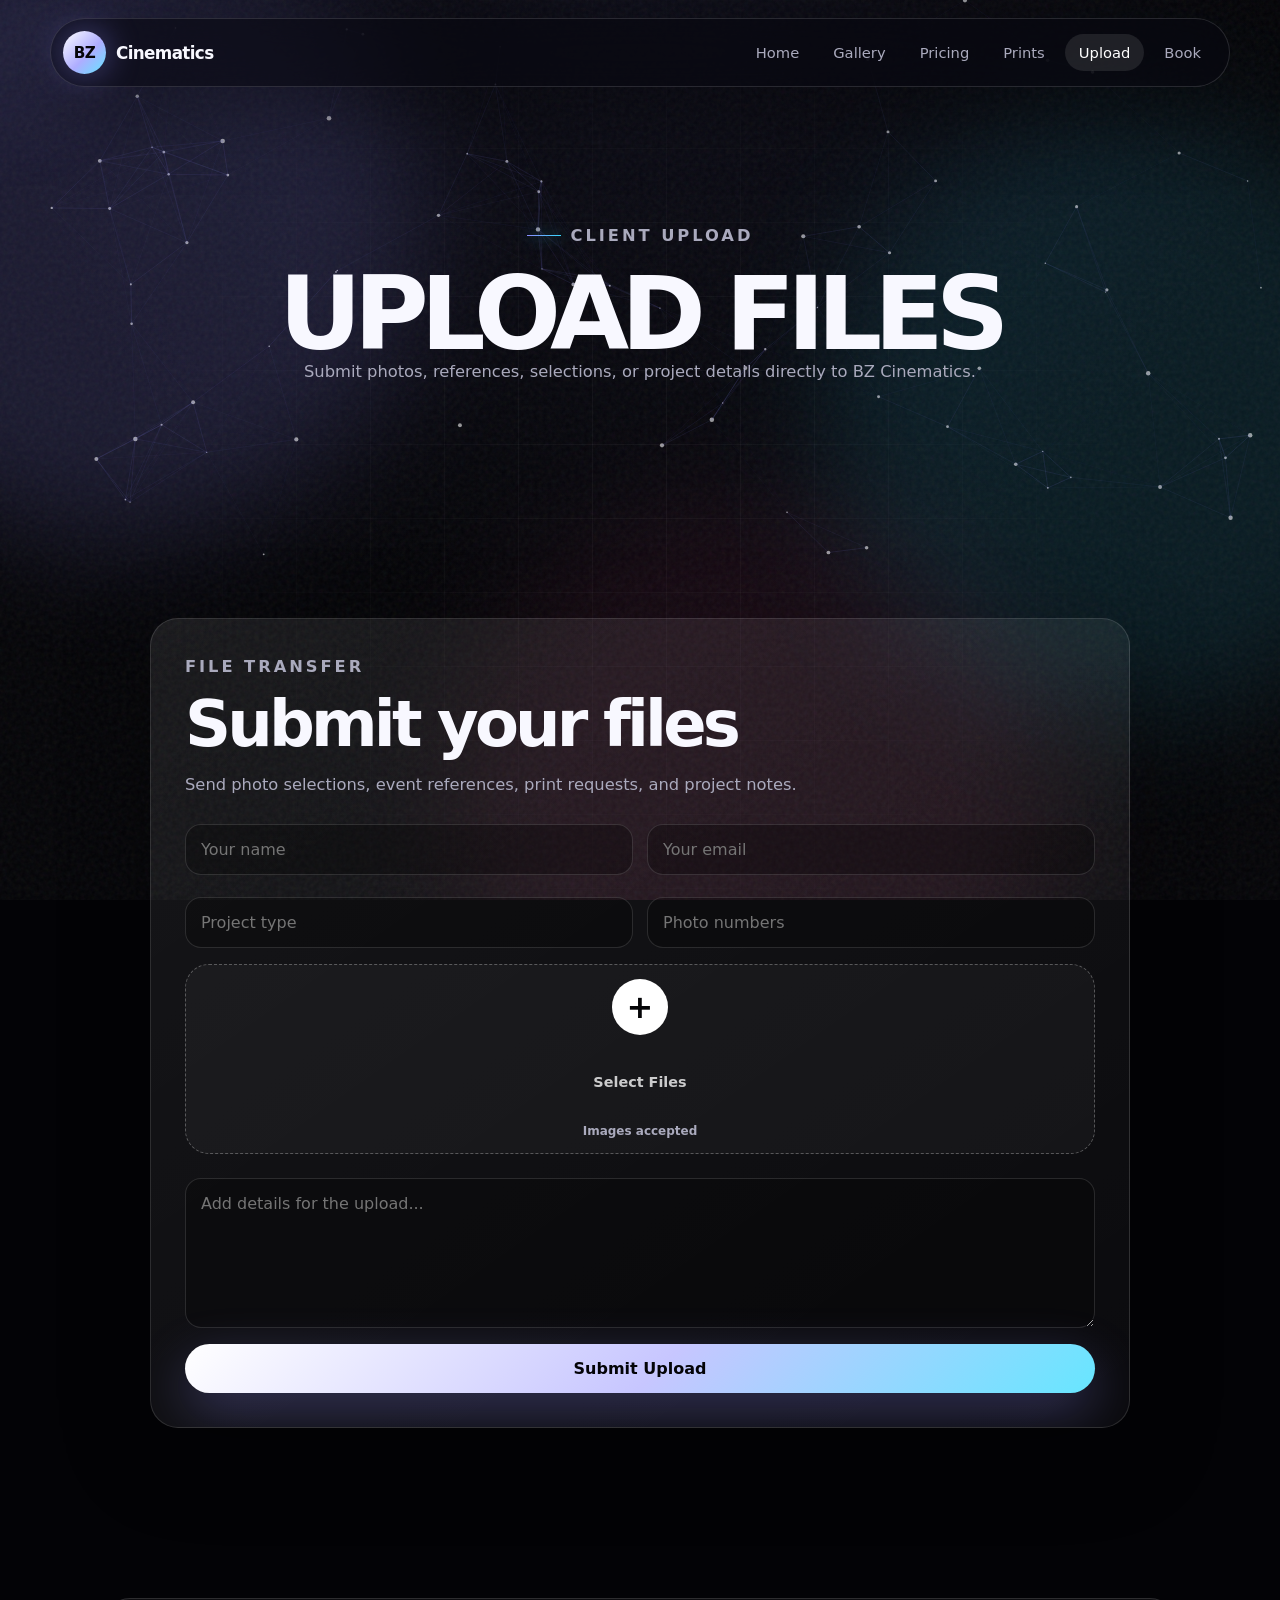
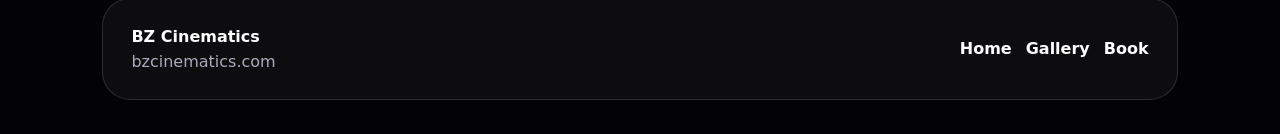
<file: upload.html>
<!DOCTYPE html>
<html lang="en">
<head>
  <meta charset="UTF-8" />
  <meta name="viewport" content="width=device-width, initial-scale=1.0" />
  <meta name="description" content="BZ Cinematics upload page for client files, references, and media." />
  <title>BZ Cinematics | Upload</title>
  <link rel="stylesheet" href="style.css" />
  <script defer src="script.js"></script>
</head>
<body>
  <div class="progress-bar" id="progressBar" aria-hidden="true"></div>
  <div class="cursor-glow" id="cursorGlow" aria-hidden="true"></div>
  <div class="site-bg" aria-hidden="true">
    <div class="mesh mesh-a"></div>
    <div class="mesh mesh-b"></div>
    <div class="mesh mesh-c"></div>
    <div class="grid-overlay"></div>
    <div class="noise-layer"></div>
  </div>

  <header class="header" id="header">
    <a class="brand" href="index.html" aria-label="BZ Cinematics Home">
      <span class="brand-mark">BZ</span>
      <span class="brand-name">Cinematics</span>
    </a>

    <button class="nav-toggle" id="navToggle" aria-label="Open navigation" aria-expanded="false">
      <span></span><span></span>
    </button>

    <nav class="nav" id="nav">
      <a href="index.html">Home</a>
      <a href="gallery.html">Gallery</a>
      <a href="index.html#pricing">Pricing</a>
      <a href="index.html#prints">Prints</a>
      <a href="upload.html" class="active">Upload</a>
      <a href="index.html#contact">Book</a>
    </nav>
  </header>

  <main>
    <section class="page-hero small-page">
      <canvas id="heroCanvas" aria-hidden="true"></canvas>
      <div class="page-hero-content reveal">
        <p class="kicker"><span></span> Client upload</p>
        <h1>Upload Files</h1>
        <p>Submit photos, references, selections, or project details directly to BZ Cinematics.</p>
      </div>
    </section>

    <section class="section upload-section">
      <form class="upload-panel reveal tilt" action="https://formspree.io/f/mdavzope" method="POST" enctype="multipart/form-data">
        <input type="hidden" name="_subject" value="New BZ Cinematics File Upload" />
        <input type="text" name="_gotcha" class="honeypot" tabindex="-1" autocomplete="off" />
        <div>
          <p class="eyebrow">File Transfer</p>
          <h2>Submit your files</h2>
          <p>Send photo selections, event references, print requests, and project notes.</p>
        </div>

        <div class="upload-form-grid">
          <input name="name" type="text" placeholder="Your name" required />
          <input name="email" type="email" placeholder="Your email" required />
          <input name="project_type" type="text" placeholder="Project type" />
          <input name="photo_numbers" type="text" placeholder="Photo numbers" />
        </div>

        <label class="file-drop" for="imageUploader">
          <input id="imageUploader" name="uploads" type="file" accept="image/*" multiple />
          <span>+</span>
          <strong>Select Files</strong>
          <small>Images accepted</small>
        </label>

        <textarea name="message" placeholder="Add details for the upload..."></textarea>
        <button class="button button-main full magnetic" type="submit">Submit Upload</button>
      </form>

      <div class="gallery-grid uniform upload-preview reveal delay-1" id="uploadPreview"></div>
    </section>
  </main>

  <footer class="footer">
    <div>
      <strong>BZ Cinematics</strong>
      <p>bzcinematics.com</p>
    </div>
    <div class="footer-links">
      <a href="index.html">Home</a>
      <a href="gallery.html">Gallery</a>
      <a href="index.html#contact">Book</a>
    </div>
  </footer>
</body>
</html>
</file>
<file: style.css>
:root {
  --bg: #030306;
  --bg-soft: #08080f;
  --panel: rgba(255,255,255,0.065);
  --panel-strong: rgba(255,255,255,0.11);
  --line: rgba(255,255,255,0.13);
  --line-strong: rgba(255,255,255,0.28);
  --text: #f8f8ff;
  --muted: #aaaabd;
  --muted-2: #737386;
  --accent: #8f8cff;
  --accent-2: #36d8ff;
  --accent-3: #ffffff;
  --danger: #ff4f9a;
  --radius: 28px;
  --radius-lg: 44px;
  --shadow: 0 34px 120px rgba(0,0,0,0.68);
}

* { margin: 0; padding: 0; box-sizing: border-box; }
html { scroll-behavior: smooth; }
body {
  min-height: 100vh;
  font-family: Inter, ui-sans-serif, system-ui, -apple-system, BlinkMacSystemFont, "Segoe UI", Arial, sans-serif;
  background: var(--bg);
  color: var(--text);
  overflow-x: hidden;
}
body.nav-open { overflow: hidden; }
img { display: block; max-width: 100%; }
a { color: inherit; text-decoration: none; }
button, input, textarea, select { font: inherit; }
::selection { background: rgba(143,140,255,0.38); color: white; }

.progress-bar {
  position: fixed;
  top: 0; left: 0;
  height: 3px;
  width: 0%;
  z-index: 5000;
  background: linear-gradient(90deg, var(--accent), var(--accent-2), white);
  box-shadow: 0 0 22px rgba(143,140,255,0.8);
}

.site-bg { position: fixed; inset: 0; z-index: -10; overflow: hidden; background: radial-gradient(circle at top, #0b0b16, #030306 58%); }
.mesh { position: absolute; width: 48vw; height: 48vw; min-width: 420px; min-height: 420px; border-radius: 50%; filter: blur(60px); opacity: .55; animation: drift 12s ease-in-out infinite alternate; }
.mesh-a { left: -15%; top: -8%; background: rgba(143,140,255,.30); }
.mesh-b { right: -12%; top: 12%; background: rgba(54,216,255,.20); animation-delay: -4s; }
.mesh-c { left: 35%; bottom: -24%; background: rgba(255,79,154,.14); animation-delay: -7s; }
.grid-overlay { position: absolute; inset: 0; background-image: linear-gradient(rgba(255,255,255,.045) 1px, transparent 1px), linear-gradient(90deg, rgba(255,255,255,.045) 1px, transparent 1px); background-size: 74px 74px; mask-image: radial-gradient(circle at center, black 0%, transparent 74%); animation: gridFloat 18s linear infinite; }
.noise-layer { position: absolute; inset: 0; opacity: .065; background-image: url("data:image/svg+xml,%3Csvg viewBox='0 0 240 240' xmlns='http://www.w3.org/2000/svg'%3E%3Cfilter id='n'%3E%3CfeTurbulence type='fractalNoise' baseFrequency='0.82' numOctaves='3' stitchTiles='stitch'/%3E%3C/filter%3E%3Crect width='100%25' height='100%25' filter='url(%23n)'/%3E%3C/svg%3E"); }
.cursor-glow { position: fixed; width: 420px; height: 420px; border-radius: 50%; pointer-events: none; z-index: -1; opacity: .32; transform: translate(-50%, -50%); background: radial-gradient(circle, rgba(143,140,255,.26), transparent 66%); filter: blur(14px); transition: opacity .25s ease; }

@keyframes drift { to { transform: translate3d(5vw, -4vh, 0) scale(1.12); } }
@keyframes gridFloat { to { background-position: 74px 74px; } }

.header {
  position: fixed;
  top: 18px; left: 50%; transform: translateX(-50%);
  width: min(1180px, calc(100% - 32px));
  z-index: 2000;
  display: flex; align-items: center; justify-content: space-between;
  gap: 16px;
  padding: 12px 14px 12px 12px;
  border: 1px solid rgba(255,255,255,.13);
  background: rgba(8,8,15,.62);
  backdrop-filter: blur(24px);
  border-radius: 999px;
  box-shadow: 0 20px 80px rgba(0,0,0,.34);
  transition: .35s ease;
}
.header.scrolled { background: rgba(8,8,15,.88); border-color: rgba(255,255,255,.23); transform: translateX(-50%) translateY(-3px); }
.brand { display: inline-flex; align-items: center; gap: 10px; font-weight: 900; letter-spacing: -.04em; }
.brand-mark { width: 43px; height: 43px; display: grid; place-items: center; border-radius: 50%; color: #06060a; font-size: .95rem; background: linear-gradient(135deg, #fff, #aeadff 56%, #63e6ff); box-shadow: 0 0 34px rgba(143,140,255,.45); }
.brand-name { font-size: 1.05rem; }
.nav { display: flex; align-items: center; gap: 6px; }
.nav a { color: var(--muted); font-size: .92rem; padding: 10px 14px; border-radius: 999px; transition: .25s ease; }
.nav a:hover, .nav a.active { color: white; background: rgba(255,255,255,.095); }
.nav-toggle { display: none; width: 44px; height: 44px; border: 0; border-radius: 50%; cursor: pointer; background: rgba(255,255,255,.08); }
.nav-toggle span { display: block; width: 18px; height: 2px; margin: 5px auto; background: white; border-radius: 99px; transition: .25s ease; }

.hero, .page-hero {
  position: relative;
  min-height: 100vh;
  display: grid;
  grid-template-columns: 1.04fr .96fr;
  align-items: center;
  gap: 54px;
  padding: 135px 8% 85px;
  overflow: hidden;
}
.page-hero { min-height: 66vh; grid-template-columns: 1fr; place-items: center; text-align: center; }
.small-page { min-height: 62vh; }
#heroCanvas { position: absolute; inset: 0; width: 100%; height: 100%; z-index: -4; opacity: .8; }
.hero-rings { position: absolute; right: 6%; top: 20%; width: 520px; height: 520px; border: 1px solid rgba(255,255,255,.12); border-radius: 50%; opacity: .7; animation: spin 24s linear infinite; }
.hero-rings::before, .hero-rings::after { content: ""; position: absolute; inset: 14%; border-radius: inherit; border: 1px dashed rgba(143,140,255,.24); }
.hero-rings::after { inset: 30%; border-color: rgba(54,216,255,.24); animation: spin 14s linear infinite reverse; }
@keyframes spin { to { transform: rotate(360deg); } }

.kicker, .eyebrow { display: inline-flex; align-items: center; gap: 10px; color: var(--accent-2); text-transform: uppercase; letter-spacing: .18em; font-size: .75rem; font-weight: 800; }
.kicker span { width: 34px; height: 1px; background: linear-gradient(90deg, var(--accent), var(--accent-2)); box-shadow: 0 0 14px var(--accent-2); }
.hero-title, .page-hero h1 { max-width: 900px; margin-top: 20px; font-size: clamp(3.25rem, 8vw, 7.8rem); line-height: .86; letter-spacing: -.08em; text-transform: uppercase; text-wrap: balance; }
.hero-title::after { content: ""; display: block; width: 180px; height: 2px; margin-top: 28px; background: linear-gradient(90deg, white, var(--accent), transparent); box-shadow: 0 0 22px rgba(143,140,255,.7); }
.hero-text, .page-hero p, .section-head p, .section-copy p, .print-info p, .upload-panel p { color: var(--muted); line-height: 1.75; font-size: 1.02rem; }
.hero-text { max-width: 650px; margin-top: 24px; font-size: 1.12rem; }
.hero-actions { display: flex; flex-wrap: wrap; gap: 14px; margin-top: 32px; }
.button { position: relative; display: inline-flex; align-items: center; justify-content: center; gap: 8px; min-height: 49px; padding: 0 22px; border-radius: 999px; border: 1px solid rgba(255,255,255,.14); cursor: pointer; overflow: hidden; font-weight: 850; transition: transform .25s ease, border-color .25s ease, background .25s ease; }
.button::before { content: ""; position: absolute; inset: 0; transform: translateX(-115%); background: linear-gradient(90deg, transparent, rgba(255,255,255,.36), transparent); transition: .65s ease; }
.button:hover::before { transform: translateX(115%); }
.button:hover { transform: translateY(-3px); border-color: rgba(255,255,255,.38); }
.button-main { color: #040408; border: 0; background: linear-gradient(135deg, #fff, #c7c6ff 52%, #67e6ff); box-shadow: 0 18px 52px rgba(143,140,255,.30); }
.button-ghost { color: white; background: rgba(255,255,255,.065); }
.full { width: 100%; }
.text-link { display: inline-flex; margin-top: 22px; color: white; font-weight: 850; }
.hero-metrics { margin-top: 34px; display: flex; flex-wrap: wrap; gap: 12px; }
.hero-metrics div { min-width: 116px; padding: 14px 16px; border: 1px solid var(--line); border-radius: 18px; background: rgba(255,255,255,.05); backdrop-filter: blur(18px); }
.hero-metrics strong { display: block; color: white; font-size: 1.35rem; }
.hero-metrics span { color: var(--muted); font-size: .85rem; }

.hero-showcase { position: relative; min-height: 620px; display: grid; place-items: center; perspective: 1200px; }
.device-frame { position: relative; width: min(430px, 85vw); aspect-ratio: .75; padding: 13px; border-radius: 44px; border: 1px solid rgba(255,255,255,.22); background: linear-gradient(135deg, rgba(255,255,255,.18), rgba(255,255,255,.035)); box-shadow: var(--shadow), inset 0 0 30px rgba(255,255,255,.055); transform-style: preserve-3d; }
.device-frame::before { content: ""; position: absolute; inset: -1px; border-radius: inherit; padding: 1px; background: linear-gradient(120deg, transparent, rgba(255,255,255,.65), transparent, rgba(54,216,255,.35)); mask: linear-gradient(#000 0 0) content-box, linear-gradient(#000 0 0); mask-composite: exclude; animation: borderFlow 4.5s linear infinite; }
@keyframes borderFlow { to { filter: hue-rotate(90deg); } }
.device-frame img { width: 100%; height: 100%; object-fit: cover; border-radius: 34px; filter: saturate(1.05) contrast(1.08); }
.device-frame::after { content: ""; position: absolute; inset: 13px; border-radius: 34px; background: linear-gradient(120deg, rgba(255,255,255,.18), transparent 38%, rgba(255,255,255,.08)); pointer-events: none; }
.glass-caption { position: absolute; left: 30px; right: 30px; bottom: 30px; padding: 16px 18px; border-radius: 22px; border: 1px solid rgba(255,255,255,.16); background: rgba(0,0,0,.42); backdrop-filter: blur(18px); }
.glass-caption span { display: block; color: var(--muted); font-size: .82rem; }
.glass-caption strong { font-size: 1.3rem; letter-spacing: .08em; }
.holo-card { position: absolute; z-index: 3; min-width: 130px; padding: 18px; border-radius: 24px; border: 1px solid rgba(255,255,255,.16); background: rgba(10,10,18,.55); backdrop-filter: blur(18px); box-shadow: 0 24px 70px rgba(0,0,0,.36); animation: float 4s ease-in-out infinite; }
.holo-card span { font-size: 2rem; font-weight: 950; color: white; }
.holo-card p { color: var(--muted); }
.holo-a { top: 96px; left: 4%; }
.holo-b { bottom: 112px; right: 4%; animation-delay: -1.6s; }
.orbit-dot { position: absolute; width: 15px; height: 15px; border-radius: 50%; background: white; box-shadow: 0 0 34px 10px rgba(54,216,255,.35); animation: orbit 8s linear infinite; }
@keyframes float { 50% { transform: translateY(-14px); } }
@keyframes orbit { from { transform: rotate(0deg) translateX(292px) rotate(0deg); } to { transform: rotate(360deg) translateX(292px) rotate(-360deg); } }

.marquee { overflow: hidden; border-block: 1px solid var(--line); background: rgba(255,255,255,.035); }
.marquee-track { display: flex; width: max-content; gap: 42px; padding: 18px 0; animation: marquee 24s linear infinite; }
.marquee span { color: rgba(255,255,255,.72); font-weight: 900; text-transform: uppercase; letter-spacing: .16em; white-space: nowrap; }
@keyframes marquee { to { transform: translateX(-50%); } }

.section { padding: 100px 8%; }
.section-head { max-width: 820px; margin: 0 auto 46px; text-align: center; }
.section-head h2, .section-copy h2, .print-info h2, .upload-panel h2 { margin: 12px 0 16px; font-size: clamp(2.1rem, 5vw, 4.25rem); line-height: .96; letter-spacing: -.06em; text-wrap: balance; }
.stats-strip { display: grid; grid-template-columns: repeat(3, 1fr); gap: 1px; padding-top: 0; padding-bottom: 0; border-block: 1px solid var(--line); background: rgba(255,255,255,.045); }
.stats-strip div { padding: 30px; min-height: 128px; display: grid; align-content: center; background: rgba(3,3,6,.48); }
.stats-strip strong { font-size: 1.15rem; }
.stats-strip span { color: var(--muted); margin-top: 6px; }
.split-section { display: grid; grid-template-columns: .82fr 1.18fr; gap: 48px; align-items: center; }
.feature-grid { display: grid; grid-template-columns: repeat(2, 1fr); gap: 18px; }
.glass-card, .price-card, .print-panel, .upload-panel, .photo-card { position: relative; border: 1px solid var(--line); background: linear-gradient(145deg, rgba(255,255,255,.08), rgba(255,255,255,.035)); border-radius: var(--radius); box-shadow: 0 24px 90px rgba(0,0,0,.28); overflow: hidden; }
.glass-card::before, .price-card::before, .print-panel::before, .upload-panel::before, .photo-card::before { content: ""; position: absolute; inset: 0; pointer-events: none; background: radial-gradient(circle at var(--mx, 50%) var(--my, 0%), rgba(255,255,255,.18), transparent 28%); opacity: 0; transition: opacity .3s ease; }
.glass-card:hover::before, .price-card:hover::before, .print-panel:hover::before, .upload-panel:hover::before, .photo-card:hover::before { opacity: 1; }
.glass-card { min-height: 225px; padding: 28px; }
.card-number { color: var(--accent-2); font-size: .82rem; font-weight: 950; letter-spacing: .18em; }
.glass-card h3 { margin-top: 42px; margin-bottom: 10px; font-size: 1.25rem; }
.glass-card p { color: var(--muted); line-height: 1.7; }

.preview-grid { display: grid; grid-template-columns: 1.15fr .85fr .85fr; grid-auto-rows: 250px; gap: 18px; }
.preview-item { position: relative; border-radius: var(--radius); overflow: hidden; border: 1px solid var(--line); box-shadow: var(--shadow); background: #08080f; }
.preview-item.tall { grid-row: span 2; }
.preview-item.wide { grid-column: span 2; }
.preview-item img { width: 100%; height: 100%; object-fit: cover; transition: transform .7s ease; }
.preview-item:hover img { transform: scale(1.08); }
.preview-item::after { content: ""; position: absolute; inset: 0; background: linear-gradient(180deg, transparent, rgba(0,0,0,.70)); }
.preview-item span { position: absolute; left: 18px; bottom: 18px; z-index: 2; font-size: .82rem; font-weight: 950; letter-spacing: .16em; }

.pricing-grid { display: grid; grid-template-columns: repeat(3, 1fr); gap: 20px; }
.price-card { padding: 30px; min-height: 450px; display: flex; flex-direction: column; }
.price-card.featured { border-color: rgba(143,140,255,.52); background: linear-gradient(145deg, rgba(143,140,255,.16), rgba(255,255,255,.055)); transform: translateY(-16px); }
.badge { position: absolute; right: 22px; top: 22px; padding: 8px 12px; border-radius: 999px; font-size: .72rem; font-weight: 950; color: #050507; background: white; }
.package-top h3 { font-size: 1.55rem; }
.package-top strong { display: block; margin-top: 16px; font-size: 3.4rem; letter-spacing: -.06em; background: linear-gradient(135deg, white, var(--accent-2)); -webkit-background-clip: text; color: transparent; }
ul { list-style: none; margin: 25px 0; display: grid; gap: 12px; color: var(--muted); }
li { display: flex; align-items: center; gap: 10px; }
li::before { content: ""; width: 7px; height: 7px; border-radius: 50%; background: var(--accent-2); box-shadow: 0 0 12px var(--accent-2); }
.price-card .button { margin-top: auto; }

.print-panel { display: grid; grid-template-columns: .82fr 1.18fr; gap: 34px; padding: 34px; }
.print-highlights { display: flex; flex-wrap: wrap; gap: 10px; margin-top: 24px; }
.print-highlights span { padding: 9px 12px; border-radius: 999px; border: 1px solid var(--line); color: var(--muted); background: rgba(255,255,255,.04); }
.print-form, .contact-form, .upload-panel { display: grid; gap: 16px; }
.form-row, .upload-form-grid { display: grid; grid-template-columns: repeat(2, 1fr); gap: 14px; }
label { color: rgba(255,255,255,.78); font-size: .9rem; font-weight: 700; }
input, select, textarea { width: 100%; margin-top: 8px; padding: 15px 15px; color: white; border: 1px solid rgba(255,255,255,.13); border-radius: 16px; outline: none; background: rgba(0,0,0,.28); transition: .25s ease; }
input:focus, select:focus, textarea:focus { border-color: rgba(54,216,255,.55); box-shadow: 0 0 0 4px rgba(54,216,255,.08); }
textarea { min-height: 150px; resize: vertical; }
.total-line { display: flex; justify-content: space-between; align-items: center; padding: 17px 18px; border-radius: 18px; border: 1px solid var(--line); background: rgba(0,0,0,.22); color: var(--muted); }
.total-line strong { color: white; font-size: 1.35rem; }
.contact-form { max-width: 820px; margin: 0 auto; padding: 28px; border: 1px solid var(--line); border-radius: var(--radius); background: rgba(255,255,255,.045); }

.page-hero-content { max-width: 920px; position: relative; z-index: 2; }
.gallery-tools { display: flex; justify-content: space-between; gap: 24px; align-items: end; margin-bottom: 30px; }
.gallery-tools h2 { font-size: clamp(2rem, 4.6vw, 3.8rem); letter-spacing: -.06em; }
.filter-buttons { display: flex; flex-wrap: wrap; gap: 10px; justify-content: flex-end; }
.filter-button { min-height: 42px; padding: 0 16px; border: 1px solid var(--line); border-radius: 999px; color: var(--muted); cursor: pointer; background: rgba(255,255,255,.055); transition: .25s ease; }
.filter-button:hover, .filter-button.active { color: #040408; background: white; border-color: white; }
.gallery-grid.uniform { display: grid; grid-template-columns: repeat(4, 1fr); gap: 18px; }
.photo-card { padding: 10px; transform-origin: center; transition: opacity .25s ease, transform .25s ease; }
.photo-card.is-hidden { display: none; }
.photo-open { display: block; width: 100%; aspect-ratio: 4 / 5; border: 0; border-radius: 22px; overflow: hidden; cursor: pointer; background: #06060a; position: relative; }
.photo-open img { width: 100%; height: 100%; object-fit: cover; transition: transform .7s ease, filter .7s ease; }
.photo-card:hover img { transform: scale(1.075); filter: saturate(1.08) contrast(1.1); }
.photo-shine { position: absolute; inset: 0; background: linear-gradient(120deg, transparent 20%, rgba(255,255,255,.22), transparent 48%); transform: translateX(-120%); transition: .75s ease; }
.photo-card:hover .photo-shine { transform: translateX(120%); }
.photo-meta { display: flex; align-items: center; justify-content: space-between; gap: 12px; padding: 14px 6px 4px; }
.photo-meta span { font-weight: 950; letter-spacing: .12em; font-size: .8rem; }
.photo-meta p { color: var(--muted); font-size: .78rem; font-weight: 850; letter-spacing: .14em; }
.lightbox { position: fixed; inset: 0; display: none; place-items: center; z-index: 6000; padding: 28px; background: rgba(0,0,0,.88); backdrop-filter: blur(18px); }
.lightbox.active { display: grid; }
.lightbox img { max-width: min(1050px, 88vw); max-height: 82vh; border-radius: 24px; border: 1px solid rgba(255,255,255,.16); box-shadow: var(--shadow); }
#lightboxClose { position: absolute; right: 30px; top: 24px; width: 48px; height: 48px; border: 1px solid var(--line); border-radius: 50%; color: white; font-size: 2rem; cursor: pointer; background: rgba(255,255,255,.08); }
.lightbox-nav { position: absolute; top: 50%; transform: translateY(-50%); width: 54px; height: 54px; border-radius: 50%; border: 1px solid var(--line); color: white; font-size: 2.6rem; cursor: pointer; background: rgba(255,255,255,.08); }
.lightbox-prev { left: 26px; }
.lightbox-next { right: 26px; }
#lightboxText { position: absolute; left: 50%; bottom: 24px; transform: translateX(-50%); padding: 12px 18px; border-radius: 999px; border: 1px solid var(--line); background: rgba(0,0,0,.56); color: white; letter-spacing: .12em; font-weight: 950; }

.upload-section { padding-top: 60px; }
.upload-panel { max-width: 980px; margin: 0 auto 40px; padding: 34px; }
.file-drop { min-height: 190px; display: grid; place-items: center; text-align: center; border: 1px dashed rgba(255,255,255,.28); border-radius: 24px; background: rgba(255,255,255,.035); cursor: pointer; transition: .25s ease; }
.file-drop:hover { border-color: rgba(54,216,255,.65); background: rgba(54,216,255,.055); }
.file-drop input { display: none; }
.file-drop span { width: 56px; height: 56px; display: grid; place-items: center; margin: 0 auto 10px; border-radius: 50%; color: #050507; background: white; font-size: 2rem; font-weight: 900; }
.file-drop small { display: block; margin-top: 6px; color: var(--muted); }
.upload-preview .photo-card { animation: popIn .4s ease both; }
@keyframes popIn { from { opacity: 0; transform: scale(.94) translateY(10px); } to { opacity: 1; transform: none; } }

.footer { margin: 30px 8% 34px; padding: 28px; border: 1px solid var(--line); border-radius: var(--radius); display: flex; justify-content: space-between; align-items: center; gap: 20px; background: rgba(255,255,255,.045); color: var(--muted); }
.footer strong { display: block; color: white; margin-bottom: 6px; }
.footer-links { display: flex; gap: 14px; flex-wrap: wrap; justify-content: flex-end; }
.footer a { color: white; font-weight: 800; }

.reveal { opacity: 0; transform: translateY(24px); transition: opacity .75s ease, transform .75s ease; }
.reveal.visible { opacity: 1; transform: translateY(0); }
.delay-1 { transition-delay: .14s; }
.tilt { transform-style: preserve-3d; will-change: transform; }
.magnetic { will-change: transform; }

@media (max-width: 1100px) {
  .hero { grid-template-columns: 1fr; }
  .hero-showcase { min-height: 540px; }
  .split-section, .print-panel { grid-template-columns: 1fr; }
  .gallery-grid.uniform { grid-template-columns: repeat(3, 1fr); }
}
@media (max-width: 820px) {
  .header { top: 12px; width: calc(100% - 22px); }
  .nav-toggle { display: block; }
  .nav { position: fixed; left: 11px; right: 11px; top: 76px; flex-direction: column; align-items: stretch; padding: 14px; border: 1px solid var(--line); border-radius: 24px; background: rgba(8,8,15,.96); backdrop-filter: blur(22px); transform: translateY(-14px); opacity: 0; pointer-events: none; transition: .25s ease; }
  .nav.open { transform: translateY(0); opacity: 1; pointer-events: auto; }
  .nav a { text-align: center; padding: 14px; }
  .hero, .page-hero { padding: 125px 5% 70px; }
  .hero-title, .page-hero h1 { font-size: clamp(3rem, 14vw, 5.2rem); line-height: .9; }
  .hero-text { font-size: 1rem; }
  .hero-showcase { min-height: 470px; }
  .holo-a { left: 0; top: 72px; }
  .holo-b { right: 0; bottom: 74px; }
  .section { padding: 78px 5%; }
  .stats-strip { grid-template-columns: 1fr; }
  .feature-grid, .pricing-grid, .form-row, .upload-form-grid { grid-template-columns: 1fr; }
  .price-card.featured { transform: none; }
  .preview-grid { grid-template-columns: 1fr; grid-auto-rows: 280px; }
  .preview-item.tall, .preview-item.wide { grid-row: auto; grid-column: auto; }
  .gallery-tools { display: grid; align-items: start; }
  .filter-buttons { justify-content: flex-start; }
  .gallery-grid.uniform { grid-template-columns: repeat(2, 1fr); gap: 12px; }
  .photo-card { padding: 8px; }
  .photo-meta { display: block; }
  .photo-meta p { margin-top: 4px; }
  .footer { margin-inline: 5%; display: grid; }
  .footer-links { justify-content: flex-start; }
  .cursor-glow { display: none; }
  .orbit-dot, .hero-rings { display: none; }
}
@media (max-width: 520px) {
  .gallery-grid.uniform { grid-template-columns: 1fr; }
  .hero-actions { width: 100%; }
  .hero-actions .button { width: 100%; }
  .device-frame { width: min(360px, 92vw); }
  .holo-card { display: none; }
  .lightbox-nav { display: none; }
}
@media (prefers-reduced-motion: reduce) {
  *, *::before, *::after { animation-duration: .01ms !important; animation-iteration-count: 1 !important; transition-duration: .01ms !important; scroll-behavior: auto !important; }
}

/* Final launch polish */
.honeypot {
  position: absolute !important;
  left: -9999px !important;
  width: 1px !important;
  height: 1px !important;
  opacity: 0 !important;
  pointer-events: none !important;
}
body::after {
  content: "";
  position: fixed;
  inset: 0;
  z-index: -2;
  pointer-events: none;
  background: linear-gradient(180deg, transparent 0%, rgba(255,255,255,.025) 50%, transparent 100%);
  background-size: 100% 9px;
  opacity: .23;
  animation: scanMove 7s linear infinite;
}
@keyframes scanMove { to { background-position: 0 180px; } }
.photo-card { min-width: 0; }
.hero-title, .page-hero h1, .section-head h2, .section-copy h2, .print-info h2, .upload-panel h2 {
  overflow-wrap: normal;
  word-break: normal;
}

@media (max-width: 820px) {
  .hero, .page-hero { padding: 120px 5% 68px; gap: 32px; }
  .hero-title, .page-hero h1 {
    font-size: clamp(2.65rem, 12vw, 4.85rem);
    line-height: .95;
    letter-spacing: -.065em;
  }
  .section-head h2, .section-copy h2, .print-info h2, .upload-panel h2 {
    font-size: clamp(2rem, 9vw, 3.35rem);
    line-height: 1;
  }
  .print-panel, .contact-form, .upload-panel { padding: 24px; border-radius: 24px; }
  .price-card { min-height: auto; }
  .package-top strong { font-size: 2.75rem; }
}

@media (max-width: 520px) {
  .header { width: calc(100% - 18px); padding: 10px; }
  .brand-mark { width: 38px; height: 38px; font-size: .85rem; }
  .brand-name { font-size: .98rem; }
  .nav { top: 72px; }
  .hero, .page-hero { padding: 112px 4.5% 58px; }
  .hero-title, .page-hero h1 {
    font-size: clamp(2.35rem, 12.6vw, 3.65rem);
    line-height: 1;
    letter-spacing: -.052em;
  }
  .hero-title::after { width: 125px; margin-top: 20px; }
  .hero-text, .page-hero p, .section-head p, .section-copy p, .print-info p, .upload-panel p {
    font-size: .96rem;
    line-height: 1.65;
  }
  .section { padding: 66px 4.5%; }
  .gallery-grid.uniform { grid-template-columns: repeat(2, minmax(0, 1fr)); gap: 10px; }
  .photo-card { padding: 7px; border-radius: 20px; }
  .photo-open { border-radius: 16px; aspect-ratio: 3 / 4; }
  .photo-meta { padding: 10px 3px 2px; }
  .photo-meta span { font-size: .68rem; letter-spacing: .08em; }
  .photo-meta p { font-size: .63rem; letter-spacing: .1em; }
  .gallery-tools { gap: 18px; }
  .filter-buttons { gap: 8px; }
  .filter-button { min-height: 39px; padding: 0 12px; font-size: .82rem; }
  .preview-grid { grid-auto-rows: 230px; }
  .print-panel, .contact-form, .upload-panel { padding: 20px; border-radius: 22px; }
  input, select, textarea { padding: 14px 13px; border-radius: 14px; }
  .footer { padding: 22px; }
  .footer-links a { padding: 5px 0; }
  .device-frame { width: min(330px, 90vw); border-radius: 34px; }
}

@media (max-width: 360px) {
  .brand-name { display: none; }
  .hero-title, .page-hero h1 { font-size: 2.25rem; }
  .gallery-grid.uniform { grid-template-columns: 1fr; }
}


/* V7 gallery image handling */
.photo-open img,
.preview-item img,
.device-frame img {
  object-fit: cover;
  object-position: center;
  background: #07070d;
}
.photo-card[data-category="portrait"] .photo-open { aspect-ratio: 4 / 5; }
.photo-card[data-category="event"] .photo-open { aspect-ratio: 4 / 5; }
.photo-card[data-category="automotive"] .photo-open { aspect-ratio: 4 / 5; }
.photo-card[data-category="nature"] .photo-open { aspect-ratio: 4 / 5; }
.photo-card[data-code^="AUT"] .photo-open img,
.photo-card[data-code^="NAT"] .photo-open img { object-position: center; }
.image-missing { display: none !important; }
.lightbox img {
  object-fit: contain;
  background: #030306;
}
@media (max-width: 620px) {
  .gallery-grid.uniform { grid-template-columns: repeat(2, minmax(0, 1fr)); gap: 12px; }
  .photo-card { padding: 7px; border-radius: 20px; }
  .photo-open { border-radius: 17px; aspect-ratio: 4 / 5; }
  .photo-meta { padding: 10px 3px 2px; align-items: flex-start; flex-direction: column; gap: 3px; }
  .photo-meta span { font-size: .72rem; }
  .photo-meta p { font-size: .66rem; }
  .filter-buttons { width: 100%; justify-content: flex-start; overflow-x: auto; padding-bottom: 6px; flex-wrap: nowrap; }
  .filter-button { flex: 0 0 auto; }
  .lightbox { padding: 14px; }
  .lightbox img { max-width: 96vw; max-height: 76vh; border-radius: 18px; }
  .lightbox-nav { width: 44px; height: 44px; font-size: 2rem; top: auto; bottom: 82px; transform: none; }
  .lightbox-prev { left: calc(50% - 58px); }
  .lightbox-next { right: calc(50% - 58px); }
  #lightboxClose { right: 16px; top: 14px; width: 44px; height: 44px; }
  #lightboxText { bottom: 24px; font-size: .74rem; max-width: 88vw; text-align: center; }
}

/* V8 launch-ready image reliability */
.image-loading {
  position: relative;
  overflow: hidden;
}
.image-loading::before {
  content: "";
  position: absolute;
  inset: 10px;
  z-index: 3;
  border-radius: 18px;
  pointer-events: none;
  background:
    linear-gradient(110deg, transparent 0%, rgba(255,255,255,.08) 44%, transparent 58%),
    radial-gradient(circle at 50% 40%, rgba(54,216,255,.16), transparent 42%),
    rgba(255,255,255,.035);
  background-size: 220% 100%, 100% 100%, 100% 100%;
  animation: skeletonSweep 1.15s linear infinite;
}
.preview-item.image-loading::before,
.device-frame.image-loading::before {
  inset: 0;
  border-radius: inherit;
}
.image-loading img {
  opacity: 0;
}
.image-ready img {
  opacity: 1;
}
.photo-open img,
.preview-item img,
.device-frame img {
  transition: opacity .28s ease, transform .7s ease;
}
@keyframes skeletonSweep {
  to { background-position: -220% 0, 0 0, 0 0; }
}
.lightbox-loading {
  display: none;
  position: fixed;
  width: 56px;
  height: 56px;
  border-radius: 50%;
  border: 2px solid rgba(255,255,255,.18);
  border-top-color: white;
  z-index: 6002;
  animation: spinLoader .8s linear infinite;
}
.lightbox.loading .lightbox-loading {
  display: block;
}
.lightbox.loading #lightboxImg {
  opacity: .16;
}
@keyframes spinLoader { to { transform: rotate(360deg); } }

@media (max-width: 520px) {
  .image-loading::before { inset: 7px; }
}
</file>
